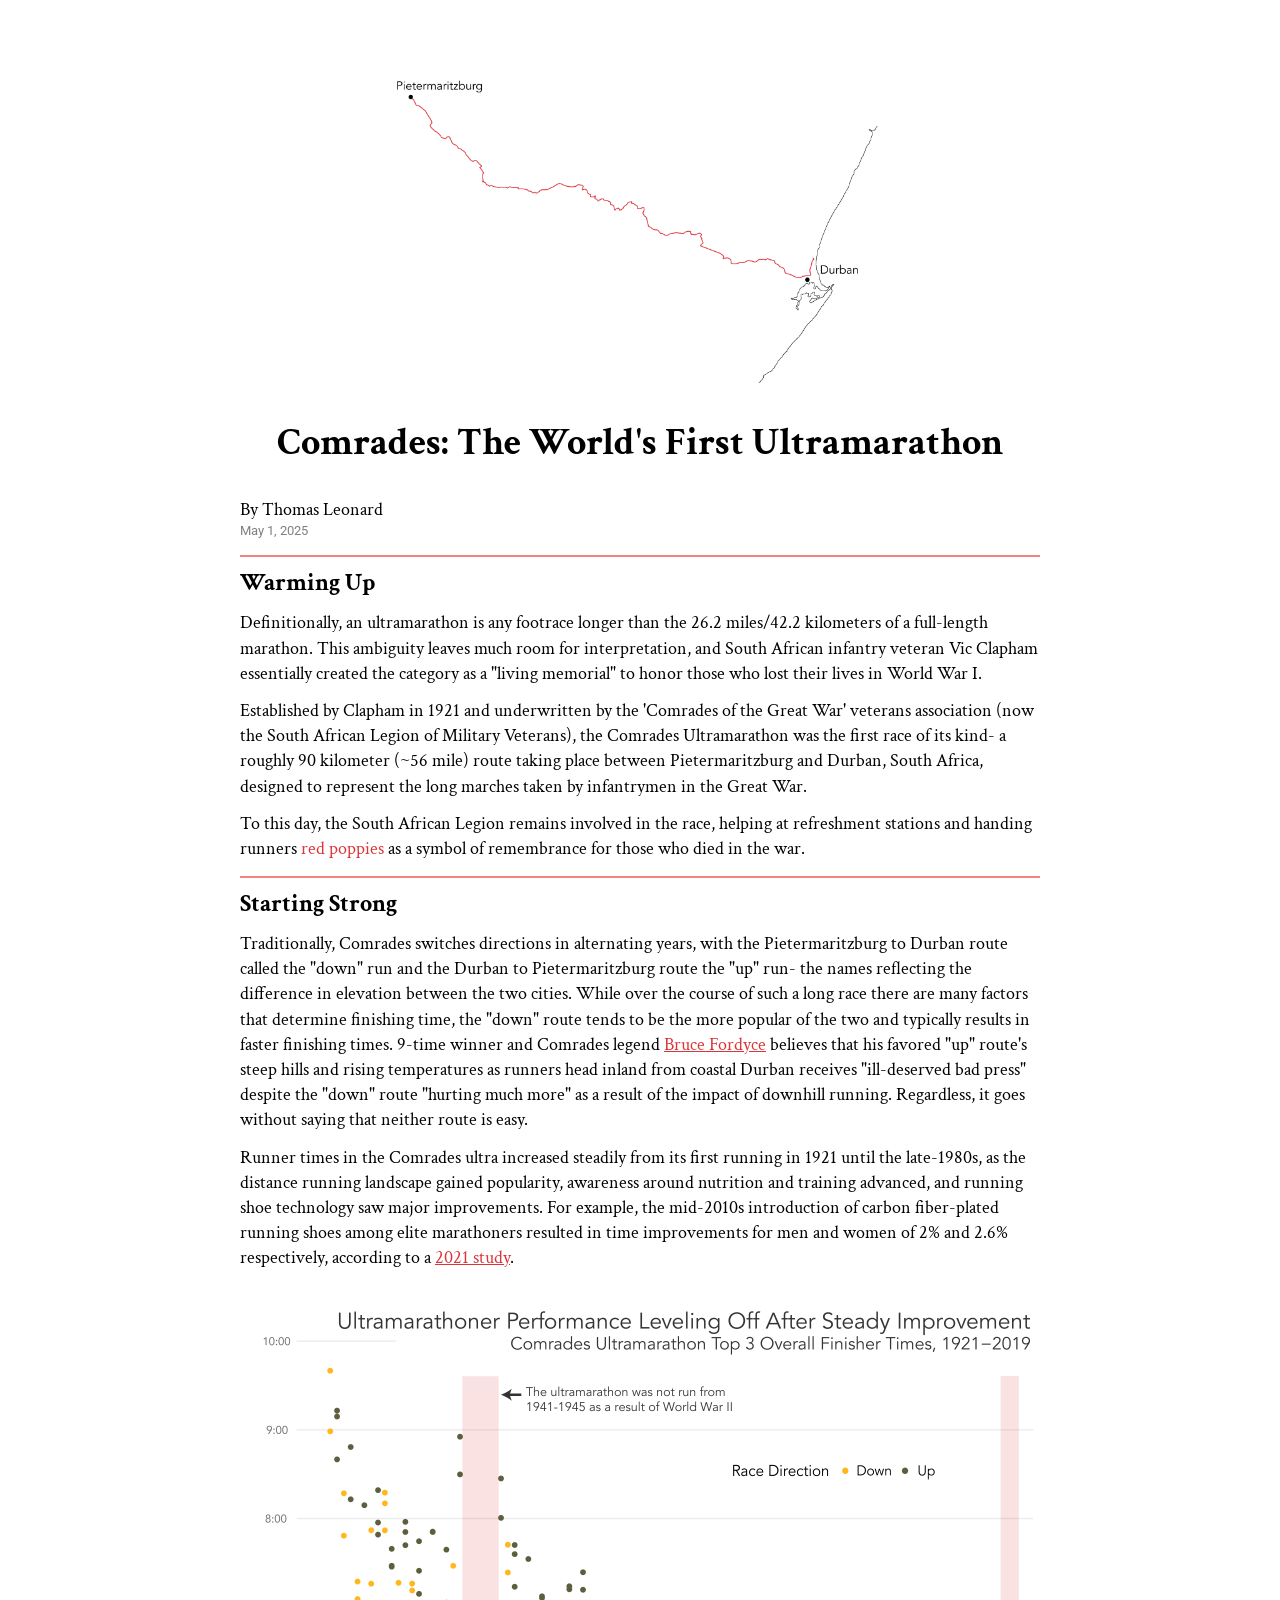
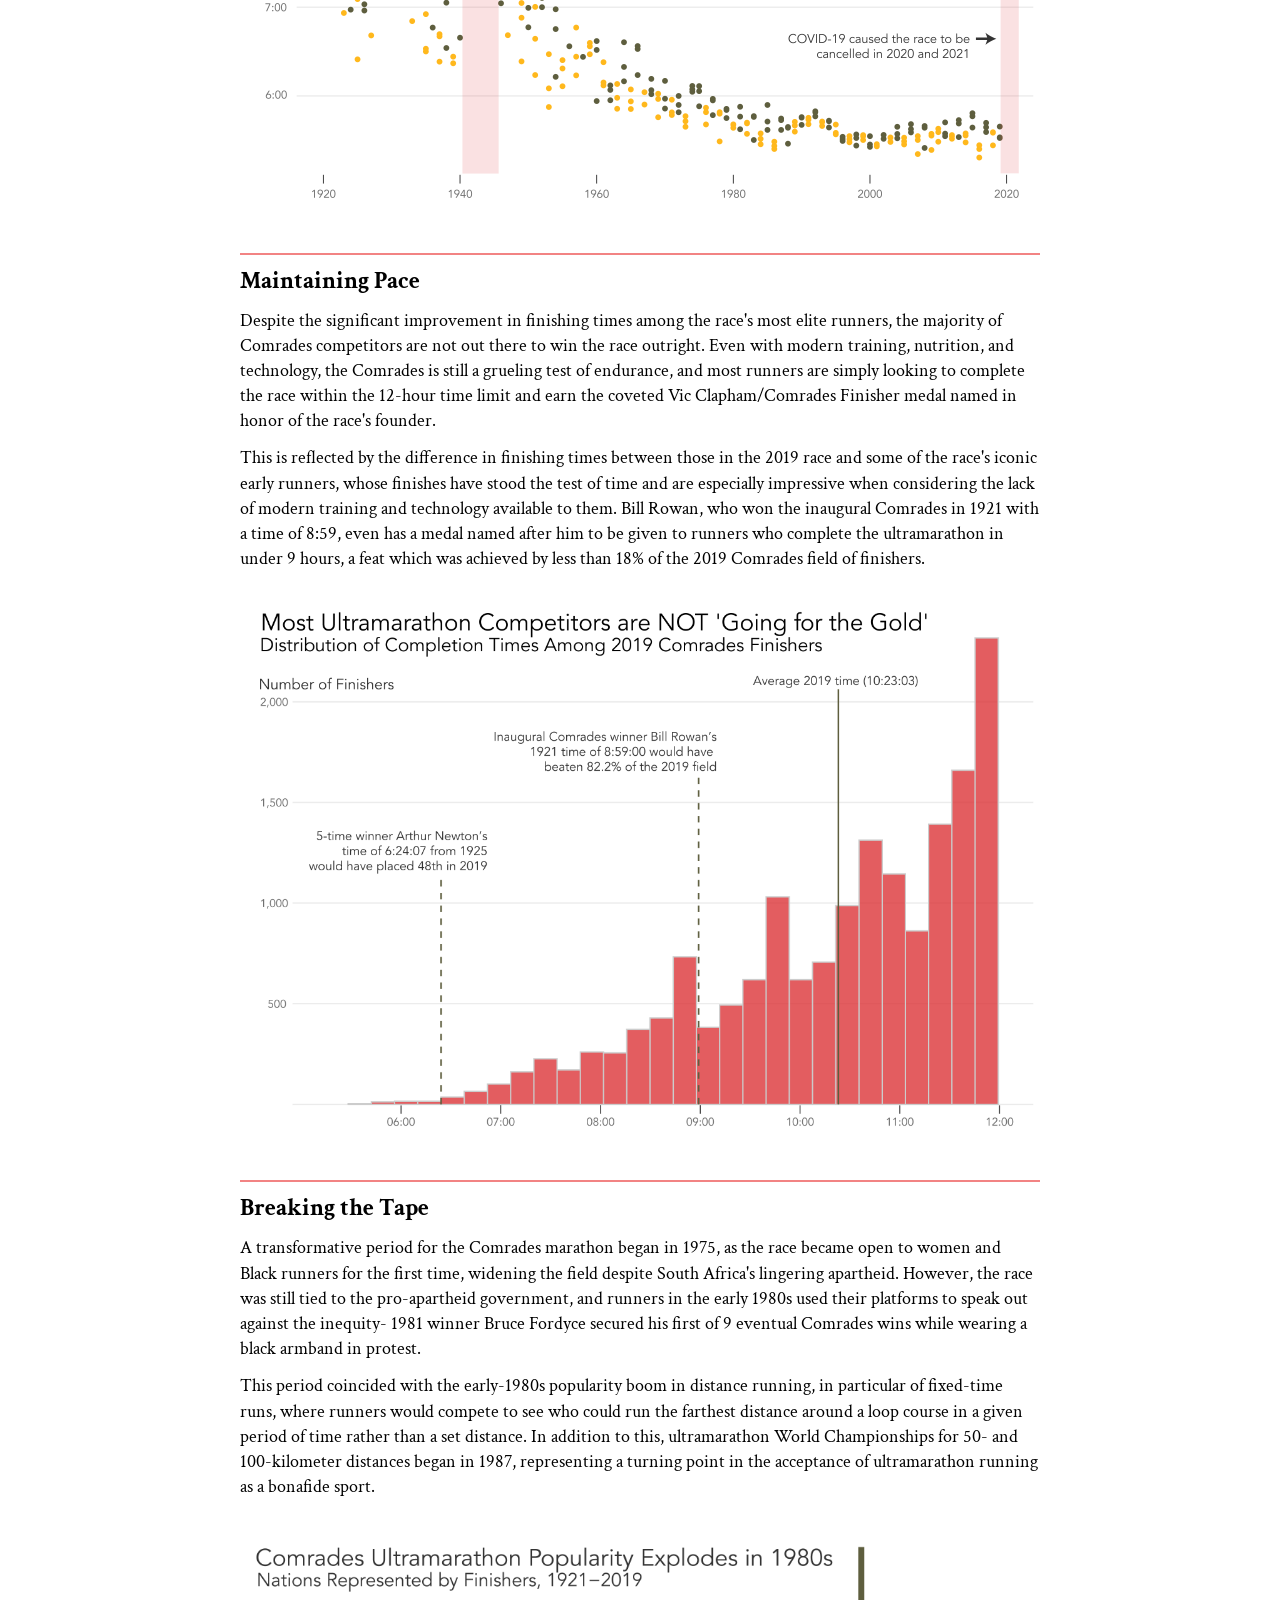
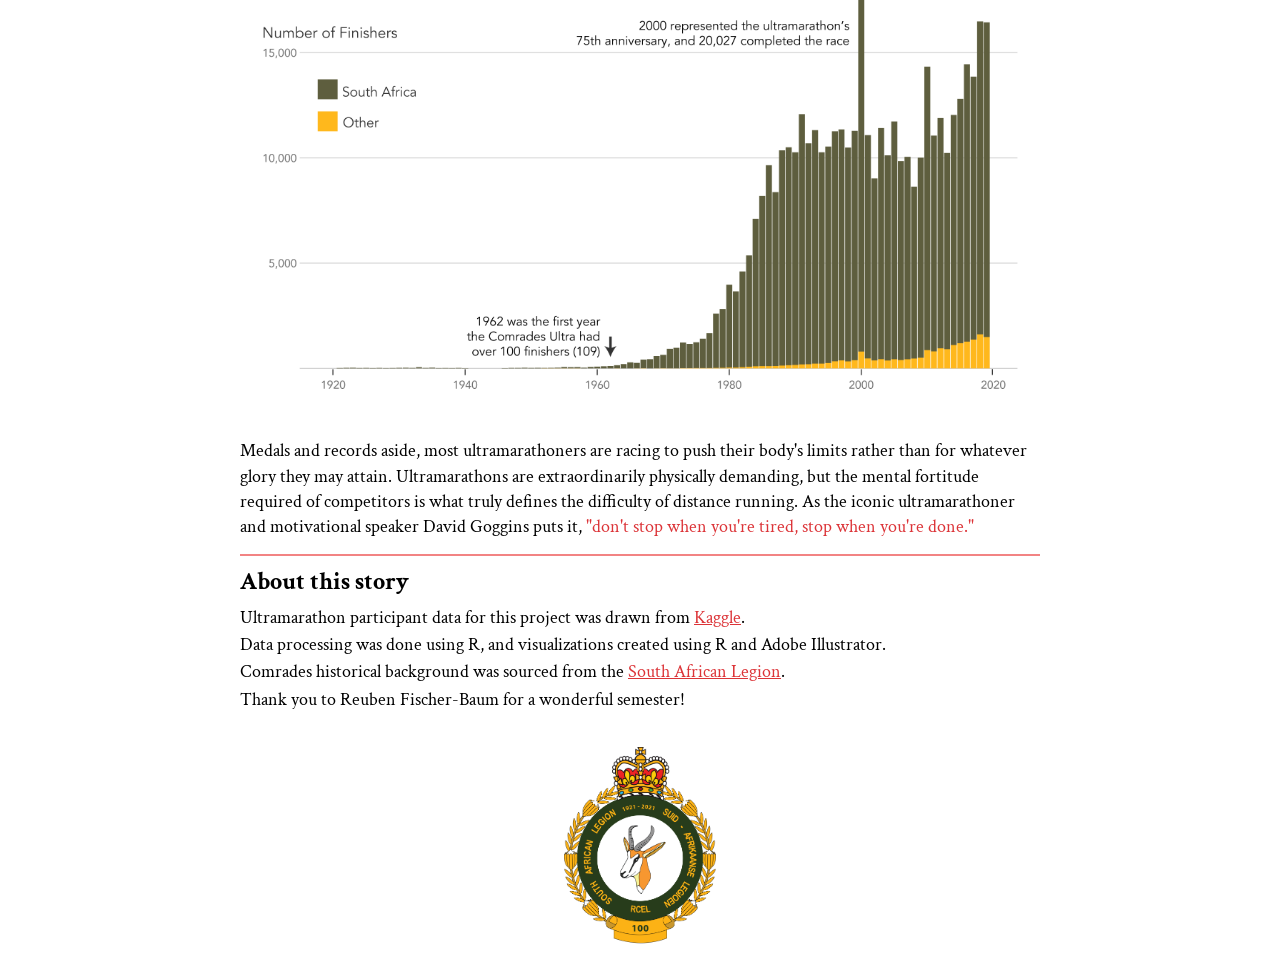
<file: index.html>
<!DOCTYPE html>
<html>
    <head>
        <link rel="stylesheet" href="styles.css">
        <link rel="preconnect" href="https://fonts.googleapis.com">
        <link rel="preconnect" href="https://fonts.gstatic.com" crossorigin>
        <link href="https://fonts.googleapis.com/css2?family=Crimson+Text:ital,wght@0,400;0,600;0,700;1,400;1,600;1,700&family=Roboto:ital,wght@0,100..900;1,100..900&display=swap" rel="stylesheet">
        <link rel="stylesheet" href="https://cdnjs.cloudflare.com/ajax/libs/font-awesome/6.0.0-beta3/css/all.min.css">
        <meta name="viewport" content="width=device-width, initial-scale=1.0">
        <title>Comrades: The World's First Ultramarathon</title>
        <style>
            body {font-family: 'Avenir', sans-serif;}
            h1 {font-family: 'Crimson Text', serif;}
        </style>
        <script src="https://d3js.org/d3.v4.min.js"></script>
    </head>    
    <body>
        <img class="race-map" src = "images/RaceMap.png">
        <h1>Comrades: The World's First Ultramarathon</h1>
        <p class="name">By Thomas Leonard</p>
        <p class="date">May 1, 2025</p>
        <div class="divider"></div>
        <h2>Warming Up</h2>
        <p>Definitionally, an ultramarathon is any footrace longer than the 26.2 miles/42.2 kilometers of a full-length marathon. 
            This ambiguity leaves much room for interpretation, and South African infantry veteran Vic Clapham essentially created the category as a
            "living memorial" to honor those who lost their lives in World War I.</p>
        <p>Established by Clapham in 1921 and underwritten by the 'Comrades of the Great War' veterans association (now the South African Legion of Military Veterans), 
            the Comrades Ultramarathon was the first race of its kind- a roughly 90 kilometer (~56 mile) route taking place between Pietermaritzburg and Durban, South Africa, 
            designed to represent the long marches taken by infantrymen in the Great War.</p>
        <p>To this day, the South African Legion remains involved in the race, helping at refreshment stations
            and handing runners <span class="highlight">red poppies</span> as a symbol of remembrance for those who died in the war.</p>
        </p>
        <div class="divider"></div>
        <h2>Starting Strong</h2>
        <p>Traditionally, Comrades switches directions in alternating years, with the Pietermaritzburg to
            Durban route called the "down" run and the Durban to Pietermaritzburg route the "up" run- the names reflecting the difference in 
            elevation between the two cities. While over the course of such a long race there are many factors that determine finishing time, the "down" route tends to be the more popular
            of the two and typically results in faster finishing times. 9-time winner and Comrades legend <a href="https://www.brucefordyce.com/2024/the-up-run/">Bruce Fordyce</a>
            believes that his favored "up" route's steep hills and rising temperatures as runners head inland from coastal Durban receives "ill-deserved bad press" 
            despite the "down" route "hurting much more" as a result of the impact of downhill running. Regardless, it goes without saying that neither route is easy.</p>
        <p>Runner times in the Comrades ultra increased steadily from its first running in 1921 until the late-1980s, as the distance running
            landscape gained popularity, awareness around nutrition and training advanced, and running shoe technology saw major improvements. For example, the mid-2010s introduction of 
            carbon fiber-plated running shoes among elite marathoners resulted in time improvements for men and women of 2% and 2.6% respectively, according to a <a href="https://journals.physiology.org/doi/full/10.1152/japplphysiol.00002.2021">2021 study</a>. </p>
        <img src = "images/PerformanceChart.png">
        <div class="divider"></div>
        <h2>Maintaining Pace</h2>
        <p>Despite the significant improvement in finishing times among the race's most elite runners, the majority of Comrades competitors are not out there to win the race outright. Even with modern 
            training, nutrition, and technology, the Comrades is still a grueling test of endurance, and most runners are simply looking to complete the race within the 
            12-hour time limit and earn the coveted Vic Clapham/Comrades Finisher medal named in honor of the race's founder.</p>
        <p>This is reflected by the difference in finishing times between those in the 2019 race and some of the race's iconic early runners, whose finishes have stood the test of time and
            are especially impressive when considering the lack of modern training and technology available to them. Bill Rowan, who won the inaugural Comrades in 1921 with a time of 8:59, even has a medal named
            after him to be given to runners who complete the ultramarathon in under 9 hours, a feat which was achieved by less than 18% of the 2019 Comrades field of finishers.</p>
        <img src = "images/2019Distribution.png">
        <div class="divider"></div>
        <h2>Breaking the Tape</h2>
        <p>A transformative period for the Comrades marathon began in 1975, as the race became open to women and Black runners for the first time, widening the field 
            despite South Africa's lingering apartheid. However, the race was still tied to the pro-apartheid government, and runners in the early 1980s used their platforms to speak out against the inequity-
            1981 winner Bruce Fordyce secured his first of 9 eventual Comrades wins while wearing a black armband in protest.</p>
        <p>This period coincided with the early-1980s popularity boom in distance running, in particular of fixed-time runs, where runners would compete to see who could run the farthest distance 
            around a loop course in a given period of time rather than a set distance. In addition to this, ultramarathon World Championships for 50- and 100-kilometer distances began in 1987, representing a 
            turning point in the acceptance of ultramarathon running as a bonafide sport.</p>
        <img src = "images/YearChart.png">
        <p>Medals and records aside, most ultramarathoners are racing to push their body's limits rather than for whatever glory they may attain. Ultramarathons 
            are extraordinarily physically demanding, but the mental fortitude required of competitors is what truly defines the difficulty of distance running. 
            As the iconic ultramarathoner and motivational speaker David Goggins puts it, <span class="highlight">"don't stop when you're tired, stop when you're done."</span>
        </p>
        <div class="divider"></div>
        <h2>About this story</h2>
        <p class="footer">Ultramarathon participant data for this project was drawn from <a href="https://www.kaggle.com/datasets/suugaku/comrades-marathon-results">Kaggle</a>.</p>
        <p class="footer">Data processing was done using R, and visualizations created using R and Adobe Illustrator.</p>
        <p class="footer">Comrades historical background was sourced from the <a href="https://www.salegion.org.uk/the-comrades-marathon-a-living-war-memorial/">South African Legion</a>.</p>
        <p class="footer">Thank you to Reuben Fischer-Baum for a wonderful semester!</p>
        <img class="legion" src="images/SAL-100.png">
    </body>
    <script src="scripts/scatter.js"></script>
</html>
</file>
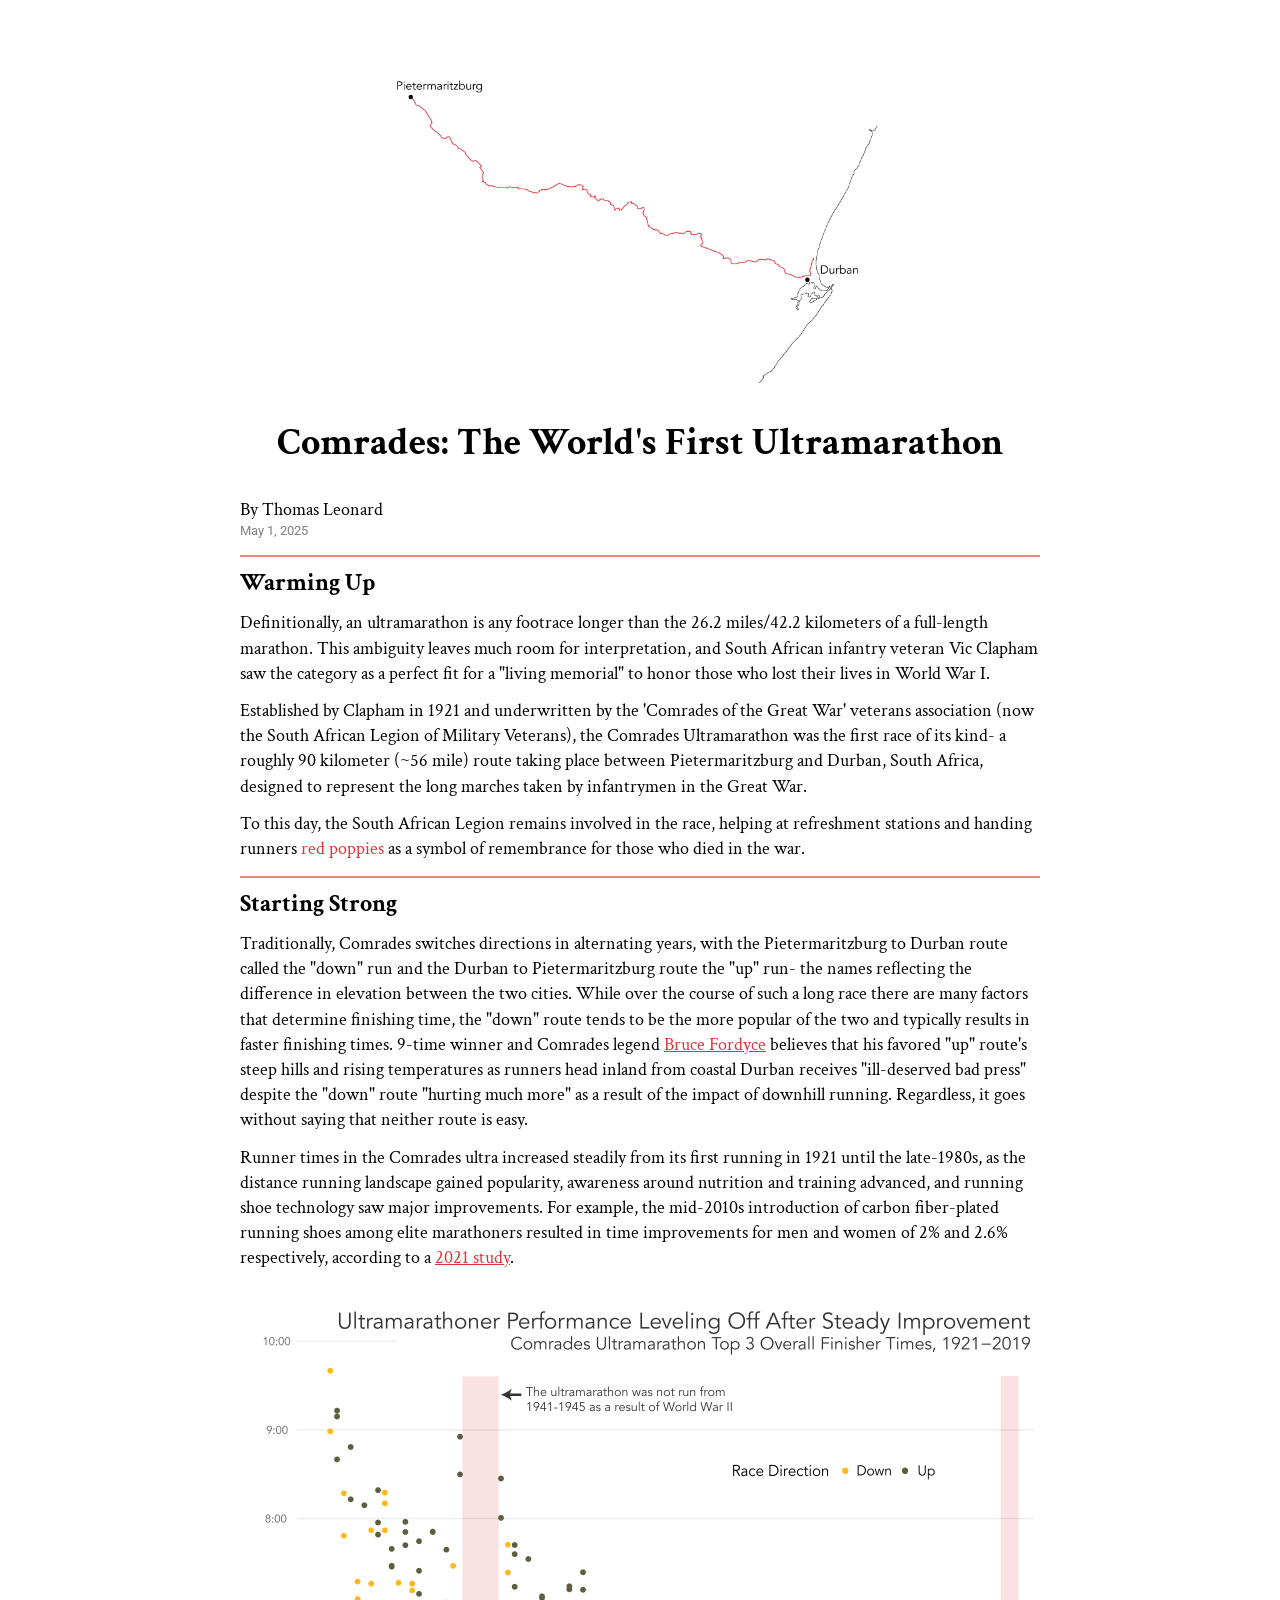
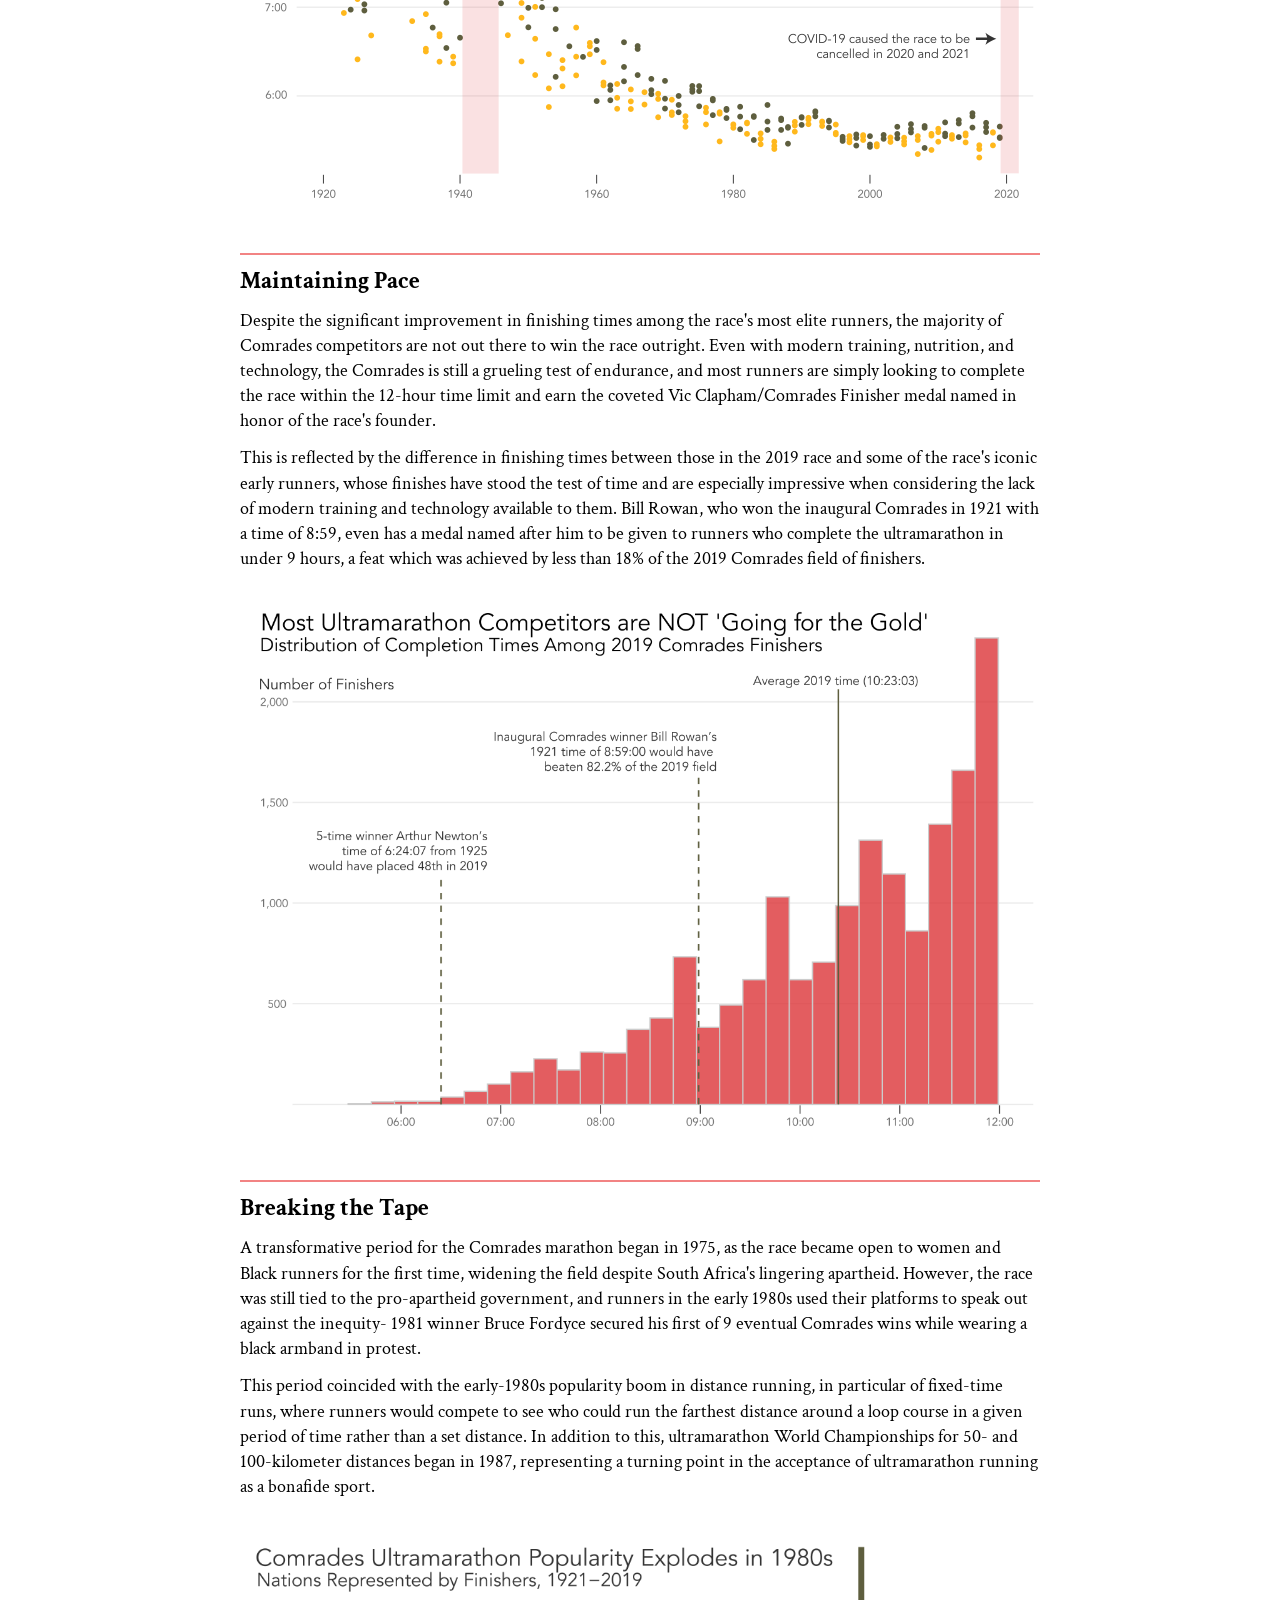
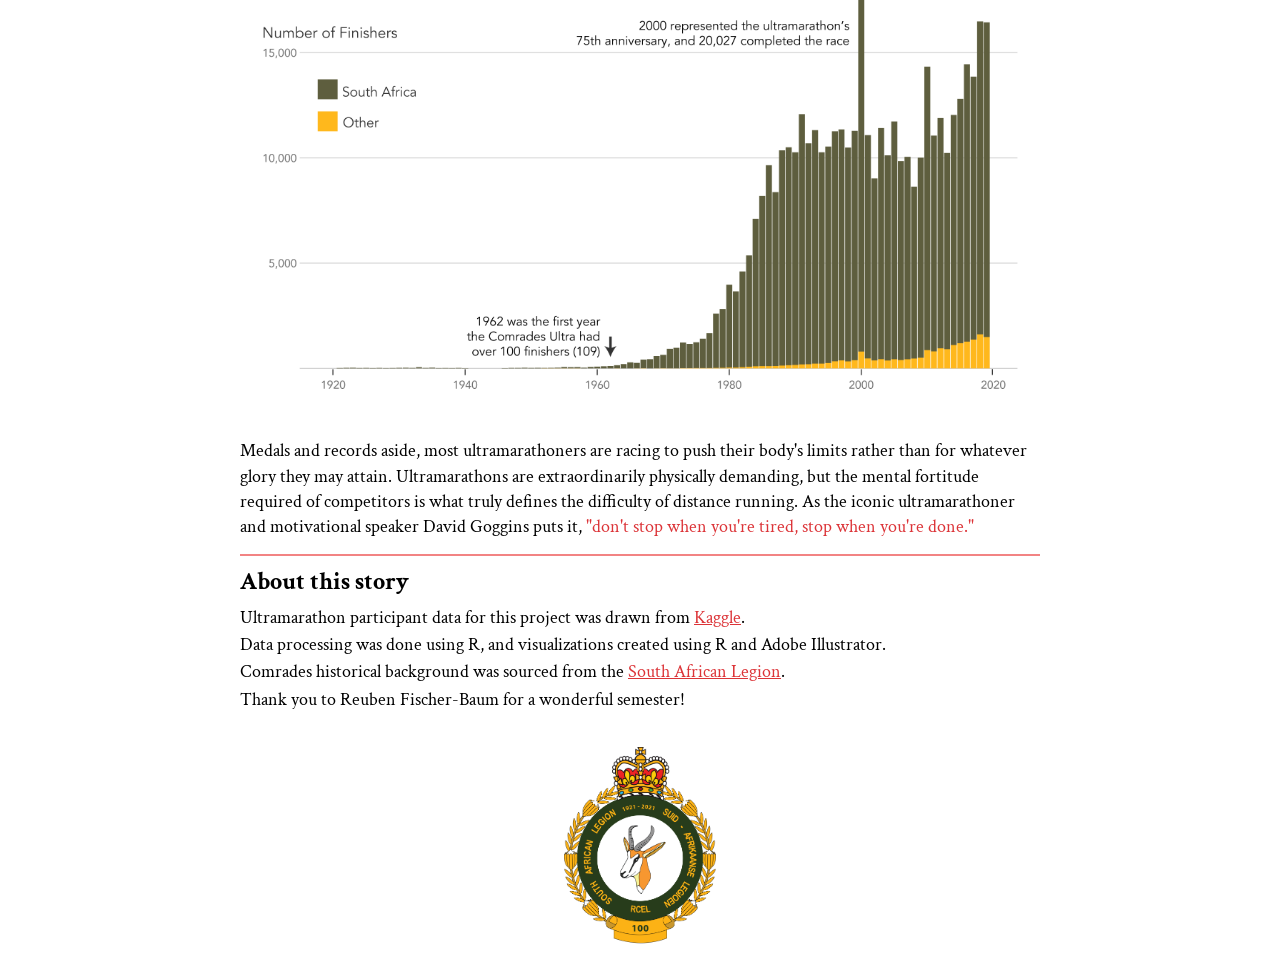
<file: comrades-ultra/index.html>
<!DOCTYPE html>
<html>
    <head>
        <link rel="stylesheet" href="styles.css">
        <link rel="preconnect" href="https://fonts.googleapis.com">
        <link rel="preconnect" href="https://fonts.gstatic.com" crossorigin>
        <link href="https://fonts.googleapis.com/css2?family=Crimson+Text:ital,wght@0,400;0,600;0,700;1,400;1,600;1,700&family=Roboto:ital,wght@0,100..900;1,100..900&display=swap" rel="stylesheet">
        <link rel="stylesheet" href="https://cdnjs.cloudflare.com/ajax/libs/font-awesome/6.0.0-beta3/css/all.min.css">
        <meta name="viewport" content="width=device-width, initial-scale=1.0">
        <title>Comrades: The World's First Ultramarathon</title>
        <style>
            body {font-family: 'Avenir', sans-serif;}
            h1 {font-family: 'Crimson Text', serif;}
        </style>
        <script src="https://d3js.org/d3.v4.min.js"></script>
    </head>    
    <body>
        <img class="race-map" src = "images/RaceMap.png">
        <h1>Comrades: The World's First Ultramarathon</h1>
        <p class="name">By Thomas Leonard</p>
        <p class="date">May 1, 2025</p>
        <div class="divider"></div>
        <h2>Warming Up</h2>
        <p>Definitionally, an ultramarathon is any footrace longer than the 26.2 miles/42.2 kilometers of a full-length marathon. 
            This ambiguity leaves much room for interpretation, and South African infantry veteran Vic Clapham saw the category as a
            perfect fit for a "living memorial" to honor those who lost their lives in World War I.</p>
        <p>Established by Clapham in 1921 and underwritten by the 'Comrades of the Great War' veterans association (now the South African Legion of Military Veterans), 
            the Comrades Ultramarathon was the first race of its kind- a roughly 90 kilometer (~56 mile) route taking place between Pietermaritzburg and Durban, South Africa, 
            designed to represent the long marches taken by infantrymen in the Great War.</p>
        <p>To this day, the South African Legion remains involved in the race, helping at refreshment stations
            and handing runners <span class="highlight">red poppies</span> as a symbol of remembrance for those who died in the war.</p>
        </p>
        <div class="divider"></div>
        <h2>Starting Strong</h2>
        <p>Traditionally, Comrades switches directions in alternating years, with the Pietermaritzburg to
            Durban route called the "down" run and the Durban to Pietermaritzburg route the "up" run- the names reflecting the difference in 
            elevation between the two cities. While over the course of such a long race there are many factors that determine finishing time, the "down" route tends to be the more popular
            of the two and typically results in faster finishing times. 9-time winner and Comrades legend <a href="https://www.brucefordyce.com/2024/the-up-run/">Bruce Fordyce</a>
            believes that his favored "up" route's steep hills and rising temperatures as runners head inland from coastal Durban receives "ill-deserved bad press" 
            despite the "down" route "hurting much more" as a result of the impact of downhill running. Regardless, it goes without saying that neither route is easy.</p>
        <p>Runner times in the Comrades ultra increased steadily from its first running in 1921 until the late-1980s, as the distance running
            landscape gained popularity, awareness around nutrition and training advanced, and running shoe technology saw major improvements. For example, the mid-2010s introduction of 
            carbon fiber-plated running shoes among elite marathoners resulted in time improvements for men and women of 2% and 2.6% respectively, according to a <a href="https://journals.physiology.org/doi/full/10.1152/japplphysiol.00002.2021">2021 study</a>. </p>
        <img src = "images/PerformanceChart.png">
        <div class="divider"></div>
        <h2>Maintaining Pace</h2>
        <p>Despite the significant improvement in finishing times among the race's most elite runners, the majority of Comrades competitors are not out there to win the race outright. Even with modern 
            training, nutrition, and technology, the Comrades is still a grueling test of endurance, and most runners are simply looking to complete the race within the 
            12-hour time limit and earn the coveted Vic Clapham/Comrades Finisher medal named in honor of the race's founder.</p>
        <p>This is reflected by the difference in finishing times between those in the 2019 race and some of the race's iconic early runners, whose finishes have stood the test of time and
            are especially impressive when considering the lack of modern training and technology available to them. Bill Rowan, who won the inaugural Comrades in 1921 with a time of 8:59, even has a medal named
            after him to be given to runners who complete the ultramarathon in under 9 hours, a feat which was achieved by less than 18% of the 2019 Comrades field of finishers.</p>
        <img src = "images/2019Distribution.png">
        <div class="divider"></div>
        <h2>Breaking the Tape</h2>
        <p>A transformative period for the Comrades marathon began in 1975, as the race became open to women and Black runners for the first time, widening the field 
            despite South Africa's lingering apartheid. However, the race was still tied to the pro-apartheid government, and runners in the early 1980s used their platforms to speak out against the inequity-
            1981 winner Bruce Fordyce secured his first of 9 eventual Comrades wins while wearing a black armband in protest.</p>
        <p>This period coincided with the early-1980s popularity boom in distance running, in particular of fixed-time runs, where runners would compete to see who could run the farthest distance 
            around a loop course in a given period of time rather than a set distance. In addition to this, ultramarathon World Championships for 50- and 100-kilometer distances began in 1987, representing a 
            turning point in the acceptance of ultramarathon running as a bonafide sport.</p>
        <img src = "images/YearChart.png">
        <p>Medals and records aside, most ultramarathoners are racing to push their body's limits rather than for whatever glory they may attain. Ultramarathons 
            are extraordinarily physically demanding, but the mental fortitude required of competitors is what truly defines the difficulty of distance running. 
            As the iconic ultramarathoner and motivational speaker David Goggins puts it, <span class="highlight">"don't stop when you're tired, stop when you're done."</span>
        </p>
        <div class="divider"></div>
        <h2>About this story</h2>
        <p class="footer">Ultramarathon participant data for this project was drawn from <a href="https://www.kaggle.com/datasets/suugaku/comrades-marathon-results">Kaggle</a>.</p>
        <p class="footer">Data processing was done using R, and visualizations created using R and Adobe Illustrator.</p>
        <p class="footer">Comrades historical background was sourced from the <a href="https://www.salegion.org.uk/the-comrades-marathon-a-living-war-memorial/">South African Legion</a>.</p>
        <p class="footer">Thank you to Reuben Fischer-Baum for a wonderful semester!</p>
        <img class="legion" src="images/SAL-100.png">
    </body>
    <script src="scripts/scatter.js"></script>
</html>
</file>
<file: styles.css>
img, p, h1, h2, .divider {
	width: 100%;
	max-width: 800px;
    margin-left: auto;
	margin-right: auto;
}

img {
	display: block;
    padding: 15px 15px;
}

img:first-of-type {
    padding-top: 0;
}

.race-map {
    width: 500px;
    height: auto;
}

p {
	font-size: 18px;
	line-height: 1.4;
    font-family: "Crimson Text";
    margin-top: 12px;
    margin-bottom: 12px;
}

.name {
	font-size: 18px;
	line-height: 1.4;
    font-family: "Crimson Text";
    margin-top: 30px;
    margin-bottom: 0px;
}

h1 {
    font-size: 38px;
    font-family: "Roboto";
    text-align: center;
    margin-top: 20px;
    margin-bottom: 0px;
}

h2 {
    font-family: "Crimson Text";
    margin-top: 2px;
    margin-bottom: 8px;
}

.date {
    font-family: "Roboto";
    text-align: left;
    font-size: 13px;
    color: grey;
    margin-top: 0px;
}
    
.divider {
    height: 2px;
    background-color: #f28383;
    margin-top: 15px;
    margin-bottom: 10px;
    }
    
.legion {
    width: 12%;
    margin-top: 20px;
}

a {
    color: #DC3438;
}

.highlight {
    color: #DC3438;
}

.footer {
    font-size: 18px;
	line-height: 1.4;
    font-family: "Crimson Text";
    margin-top: 2px;
    margin-bottom: 2px;
}
</file>
<file: comrades-ultra/styles.css>
img, p, h1, h2, .divider {
	width: 100%;
	max-width: 800px;
    margin-left: auto;
	margin-right: auto;
}

img {
	display: block;
    padding: 15px 15px;
}

img:first-of-type {
    padding-top: 0;
}

.race-map {
    width: 500px;
    height: auto;
}

p {
	font-size: 18px;
	line-height: 1.4;
    font-family: "Crimson Text";
    margin-top: 12px;
    margin-bottom: 12px;
}

.name {
	font-size: 18px;
	line-height: 1.4;
    font-family: "Crimson Text";
    margin-top: 30px;
    margin-bottom: 0px;
}

h1 {
    font-size: 38px;
    font-family: "Roboto";
    text-align: center;
    margin-top: 20px;
    margin-bottom: 0px;
}

h2 {
    font-family: "Crimson Text";
    margin-top: 2px;
    margin-bottom: 8px;
}

.date {
    font-family: "Roboto";
    text-align: left;
    font-size: 13px;
    color: grey;
    margin-top: 0px;
}
    
.divider {
    height: 2px;
    background-color: #f28383;
    margin-top: 15px;
    margin-bottom: 10px;
    }
    
.legion {
    width: 12%;
    margin-top: 20px;
}

a {
    color: #DC3438;
}

.highlight {
    color: #DC3438;
}

.footer {
    font-size: 18px;
	line-height: 1.4;
    font-family: "Crimson Text";
    margin-top: 2px;
    margin-bottom: 2px;
}
</file>
